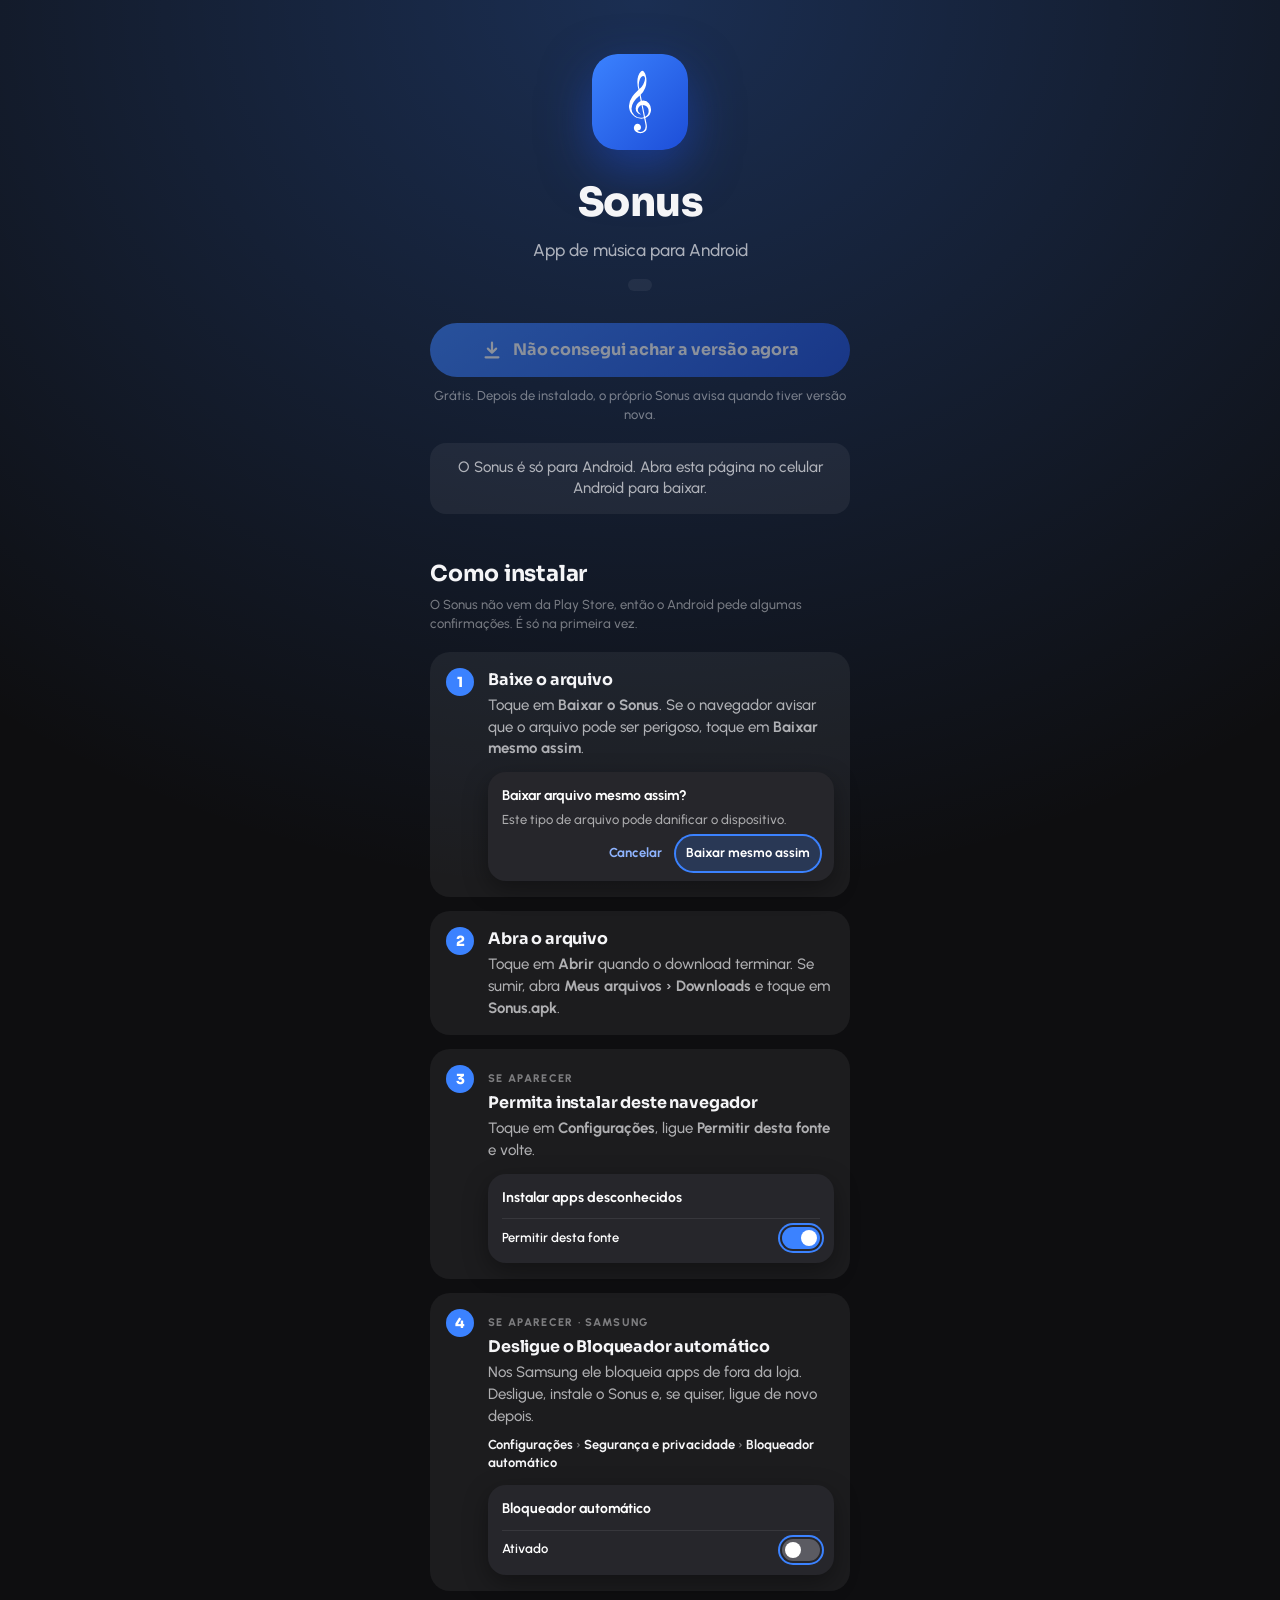
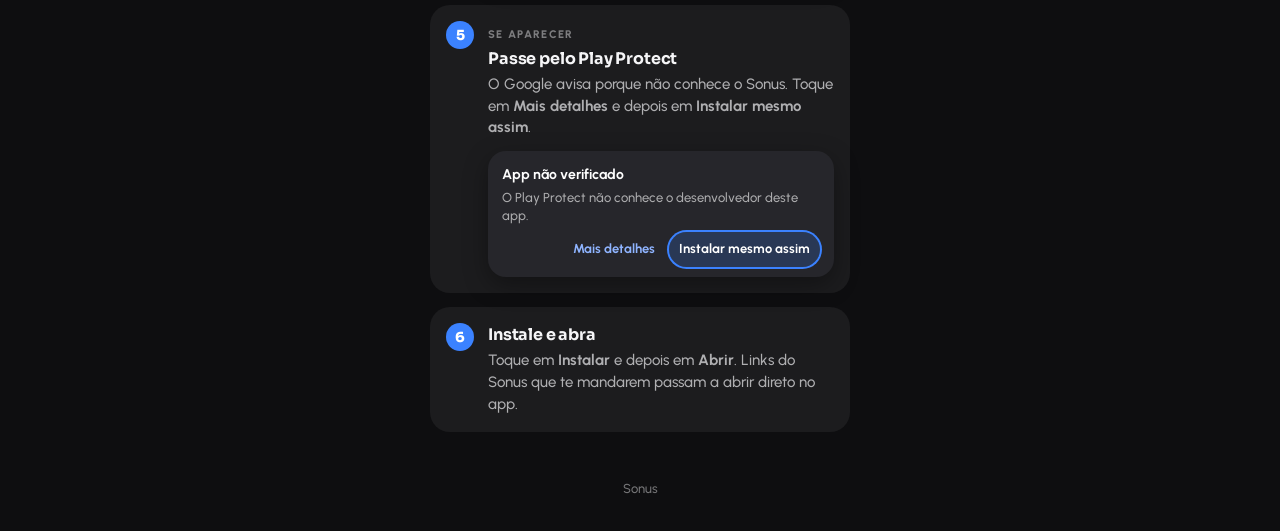
<file: index.html>
<!doctype html>
<html lang="pt-BR">
<head>
<meta charset="utf-8">
<meta name="viewport" content="width=device-width, initial-scale=1, viewport-fit=cover">
<title>Sonus — baixar para Android</title>
<meta name="description" content="Baixe o Sonus, app de música para Android, e veja como instalar.">
<meta property="og:title" content="Sonus">
<meta property="og:description" content="App de música para Android. Baixe e veja como instalar.">
<meta property="og:type" content="website">
<meta name="theme-color" content="#0e0e10">
<link rel="icon" href="logo.svg" type="image/svg+xml">
<link rel="stylesheet" href="estilo.css">
<style>
  /* Página de baixar: o arquivo e a versão vêm do update.json (o mesmo que o app usa para se atualizar),
     então o botão aponta sempre para a última versão publicada. */
  body { background: radial-gradient(120% 60% at 50% 0%, rgba(59, 130, 255, .28), transparent 70%), var(--bg); }
  .topo { text-align: center; padding-top: 34px; }
  .icone { width: 96px; height: 96px; border-radius: 26px; box-shadow: 0 18px 50px rgba(29, 78, 216, .5); }
  .topo h1 { font-size: 40px; font-weight: 800; margin-top: 18px; }
  .topo p { margin: 6px 0 0; color: var(--fg2); font-size: 17px; }
  .versao { display: inline-flex; gap: 6px; align-items: center; margin-top: 16px; padding: 6px 12px; border-radius: 99px; background: var(--cartao); font-size: 13px; font-weight: 700; color: var(--fg2); }
  .versao b { color: #ffd27a; font-weight: 800; }
  .baixar { margin-top: 26px; }
  .baixar .pequeno { text-align: center; margin: 10px 0 0; }
  .aviso-ios { margin-top: 18px; padding: 14px 16px; border-radius: 16px; background: var(--cartao); color: var(--fg2); font-size: 15px; text-align: center; }

  h2 { font-size: 22px; font-weight: 700; margin: 44px 0 6px; }
  h2 + .pequeno { margin: 0 0 18px; }
  ol.passos { list-style: none; margin: 0; padding: 0; counter-reset: p; display: flex; flex-direction: column; gap: 14px; }
  .passos li { counter-increment: p; position: relative; padding: 16px 16px 16px 58px; border-radius: 20px; background: var(--cartao); }
  .passos li::before {
    content: counter(p); position: absolute; left: 16px; top: 16px; width: 28px; height: 28px; border-radius: 14px;
    display: grid; place-items: center; background: var(--azul); color: #fff; font: 800 14px/1 "SonusTitulo", sans-serif;
  }
  .passos h3 { font-size: 16px; font-weight: 700; }
  .passos p { margin: 4px 0 0; color: var(--fg2); font-size: 15px; }
  .passos .talvez { display: inline-block; margin-bottom: 4px; font-size: 11px; font-weight: 800; letter-spacing: .12em; color: var(--fg3); }

  /* miniatura do aviso do Android, com o botão certo marcado */
  .tela { margin-top: 12px; padding: 14px 14px 10px; border-radius: 18px; background: #26262b; box-shadow: 0 8px 24px rgba(0, 0, 0, .35); font-size: 13px; }
  .tela .t { font-weight: 700; color: #fff; font-size: 14px; }
  .tela .d { color: rgba(255, 255, 255, .62); margin-top: 4px; line-height: 1.35; }
  .tela .bts { display: flex; justify-content: flex-end; flex-wrap: wrap; gap: 4px; margin-top: 8px; }
  .tela .bts span { padding: 8px 10px; border-radius: 99px; color: #8fb4ff; font-weight: 700; }
  .tela .bts span.este { background: rgba(59, 130, 255, .2); box-shadow: 0 0 0 2px #3b82ff; color: #fff; }
  .tela .chave { display: flex; align-items: center; justify-content: space-between; gap: 12px; margin-top: 10px; padding: 8px 0 4px; border-top: 1px solid rgba(255, 255, 255, .08); color: #fff; font-weight: 600; }
  .tela .chave i { width: 38px; height: 22px; border-radius: 11px; flex: none; position: relative; background: #3b82ff; box-shadow: 0 0 0 2px #26262b, 0 0 0 4px #3b82ff; }
  .tela .chave i::after { content: ""; position: absolute; right: 3px; top: 3px; width: 16px; height: 16px; border-radius: 8px; background: #fff; }
  .tela .chave i.desl { background: #5b5b62; box-shadow: 0 0 0 2px #26262b, 0 0 0 4px #3b82ff; }
  .tela .chave i.desl::after { right: auto; left: 3px; }
  .caminho { margin-top: 8px; font-size: 13px; font-weight: 700; color: var(--fg); }
  .caminho span { color: var(--fg3); font-weight: 600; }

  .novidades { margin: 0; padding: 0; list-style: none; }
  .novidades h3 { font-size: 13px; letter-spacing: .12em; text-transform: uppercase; color: var(--fg3); margin: 18px 0 8px; }
  .novidades li { position: relative; padding: 6px 0 6px 18px; color: var(--fg2); font-size: 15px; border-bottom: 1px solid var(--linha); }
  .novidades li::before { content: ""; position: absolute; left: 2px; top: 15px; width: 6px; height: 6px; border-radius: 3px; background: var(--azul); }
  footer { margin-top: 44px; text-align: center; }
</style>
</head>
<body>
<main class="miolo">
  <header class="topo">
    <img class="icone" src="logo.svg" alt="">
    <h1>Sonus</h1>
    <p>App de música para Android</p>
    <div class="versao" id="versao" hidden></div>
  </header>

  <section class="baixar" id="baixar">
    <a class="botao azul" id="botaoBaixar" href="#" aria-disabled="true">
      <svg viewBox="0 0 24 24" fill="none" stroke="currentColor" stroke-width="2.4" stroke-linecap="round" stroke-linejoin="round" aria-hidden="true"><path d="M12 4v11m0 0-4.5-4.5M12 15l4.5-4.5M5 20h14"/></svg>
      <span id="textoBaixar">Procurando a última versão…</span>
    </a>
    <p class="pequeno" id="detalheBaixar">Grátis. Depois de instalado, o próprio Sonus avisa quando tiver versão nova.</p>
    <div class="aviso-ios oculto" id="avisoOutro">O Sonus é só para Android. Abra esta página no celular Android para baixar.</div>
  </section>

  <h2 id="instalar">Como instalar</h2>
  <p class="pequeno">O Sonus não vem da Play Store, então o Android pede algumas confirmações. É só na primeira vez.</p>
  <ol class="passos">
    <li>
      <h3>Baixe o arquivo</h3>
      <p>Toque em <b>Baixar o Sonus</b>. Se o navegador avisar que o arquivo pode ser perigoso, toque em <b>Baixar mesmo assim</b>.</p>
      <div class="tela" aria-hidden="true">
        <div class="t">Baixar arquivo mesmo assim?</div>
        <div class="d">Este tipo de arquivo pode danificar o dispositivo.</div>
        <div class="bts"><span>Cancelar</span><span class="este">Baixar mesmo assim</span></div>
      </div>
    </li>
    <li>
      <h3>Abra o arquivo</h3>
      <p>Toque em <b>Abrir</b> quando o download terminar. Se sumir, abra <b>Meus arquivos › Downloads</b> e toque em <b id="nomeArquivo">Sonus.apk</b>.</p>
    </li>
    <li>
      <span class="talvez">SE APARECER</span>
      <h3>Permita instalar deste navegador</h3>
      <p>Toque em <b>Configurações</b>, ligue <b>Permitir desta fonte</b> e volte.</p>
      <div class="tela" aria-hidden="true">
        <div class="t">Instalar apps desconhecidos</div>
        <div class="chave">Permitir desta fonte <i></i></div>
      </div>
    </li>
    <li>
      <span class="talvez">SE APARECER · SAMSUNG</span>
      <h3>Desligue o Bloqueador automático</h3>
      <p>Nos Samsung ele bloqueia apps de fora da loja. Desligue, instale o Sonus e, se quiser, ligue de novo depois.</p>
      <div class="caminho">Configurações <span>›</span> Segurança e privacidade <span>›</span> Bloqueador automático</div>
      <div class="tela" aria-hidden="true">
        <div class="t">Bloqueador automático</div>
        <div class="chave">Ativado <i class="desl"></i></div>
      </div>
    </li>
    <li>
      <span class="talvez">SE APARECER</span>
      <h3>Passe pelo Play Protect</h3>
      <p>O Google avisa porque não conhece o Sonus. Toque em <b>Mais detalhes</b> e depois em <b>Instalar mesmo assim</b>.</p>
      <div class="tela" aria-hidden="true">
        <div class="t">App não verificado</div>
        <div class="d">O Play Protect não conhece o desenvolvedor deste app.</div>
        <div class="bts"><span>Mais detalhes</span><span class="este">Instalar mesmo assim</span></div>
      </div>
    </li>
    <li>
      <h3>Instale e abra</h3>
      <p>Toque em <b>Instalar</b> e depois em <b>Abrir</b>. Links do Sonus que te mandarem passam a abrir direto no app.</p>
    </li>
  </ol>

  <section id="blocoNovidades" hidden>
    <h2>Nesta versão</h2>
    <div class="novidades" id="novidades"></div>
  </section>

  <footer><span class="pequeno">Sonus</span></footer>
</main>
<script src="baixar.js"></script>
<script>
SonusBaixar.ultima().then(v => {
  const botao = document.getElementById("botaoBaixar");
  if (!v) { document.getElementById("textoBaixar").textContent = "Não consegui achar a versão agora"; return; }
  botao.href = v.apk;
  botao.removeAttribute("aria-disabled");
  document.getElementById("textoBaixar").textContent = "Baixar o Sonus";
  document.getElementById("detalheBaixar").textContent = `${v.tamanho} · ${v.data}. Depois de instalado, o próprio Sonus avisa quando tiver versão nova.`;
  document.getElementById("nomeArquivo").textContent = v.arquivo;
  const ver = document.getElementById("versao");
  ver.innerHTML = v.nomeHtml; ver.hidden = false;
  if (v.notas.length) {
    const esc = t => t.replace(/[&<>"]/g, c => ({ "&": "&amp;", "<": "&lt;", ">": "&gt;", '"': "&quot;" }[c]));
    let html = "", aberta = false;
    v.notas.forEach(n => {
      if (n.startsWith("## ")) { if (aberta) html += "</ul>"; html += `<h3>${esc(n.slice(3))}</h3><ul class="novidades">`; aberta = true; }
      else { if (!aberta) { html += `<ul class="novidades">`; aberta = true; } html += `<li>${esc(n)}</li>`; }
    });
    if (aberta) html += "</ul>";
    document.getElementById("novidades").innerHTML = html;
    document.getElementById("blocoNovidades").hidden = false;
  }
});
if (!SonusBaixar.android) document.getElementById("avisoOutro").classList.remove("oculto");
</script>
</body>
</html>
</file>
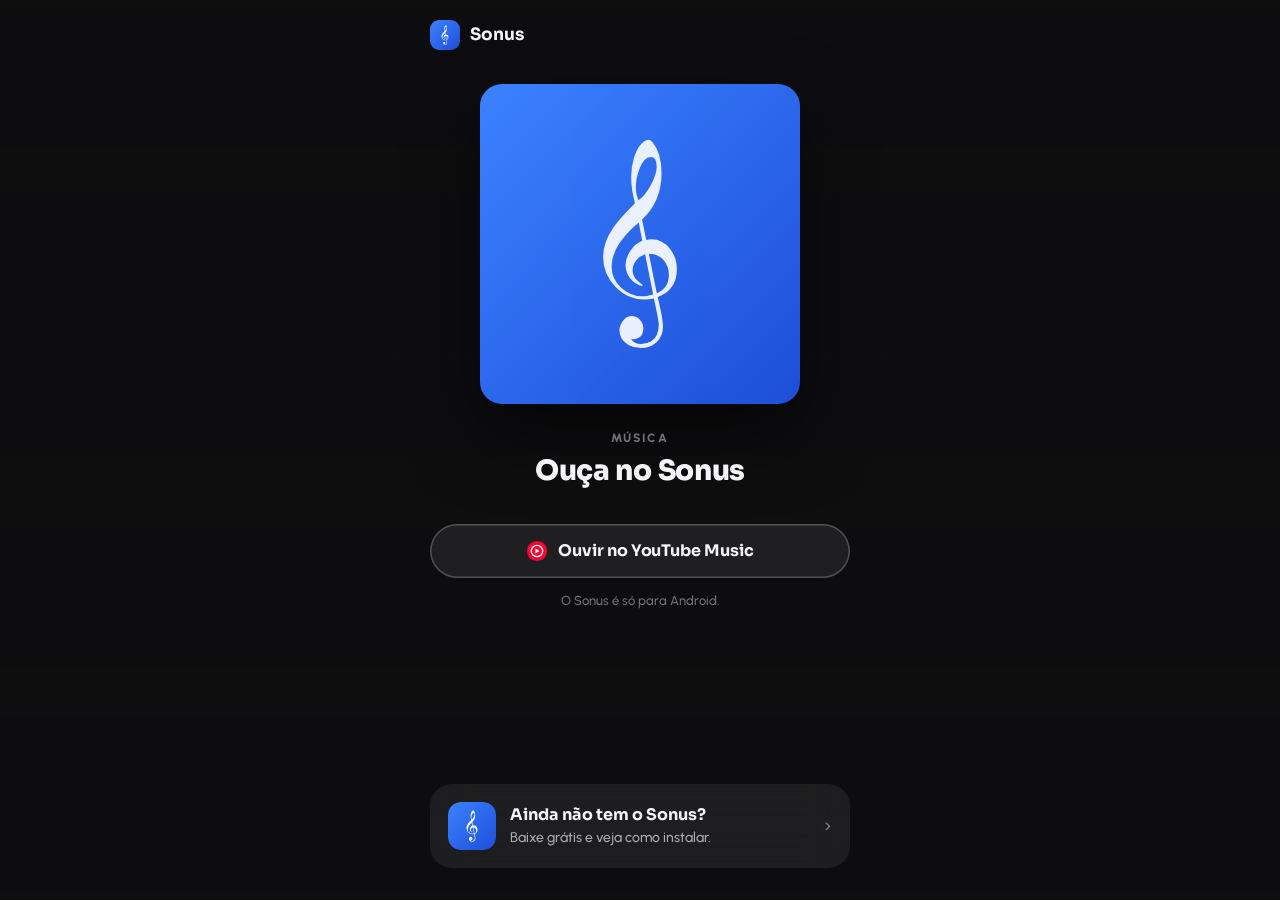
<file: s/index.html>
<!doctype html>
<html lang="pt-BR">
<head>
<meta charset="utf-8">
<meta name="viewport" content="width=device-width, initial-scale=1, viewport-fit=cover">
<title>Ouça no Sonus</title>
<meta name="description" content="Alguém te mandou uma música pelo Sonus.">
<meta property="og:title" content="Ouça no Sonus">
<meta property="og:description" content="Alguém te mandou uma música pelo Sonus.">
<meta property="og:type" content="music.song">
<meta name="theme-color" content="#0e0e10">
<link rel="icon" href="../logo.svg" type="image/svg+xml">
<link rel="stylesheet" href="../estilo.css">
<style>
  /* Página de um link compartilhado pelo Sonus. Quem tem o app nem chega aqui (o Android abre o Sonus direto);
     quem não tem vê a capa, ouve no YouTube Music ou baixa o Sonus. Tudo vem do próprio link:
     m=vídeo · al=álbum (lista) · ar=artista (canal) · pl=playlist (ids com ".") · q=busca · n=nome · a=artista · c=capa · tp=artista|album */
  .fundo { position: fixed; inset: -10%; background: center/cover no-repeat; filter: blur(60px) saturate(1.4); opacity: .6; transform: scale(1.1); }
  .fundo::after { content: ""; position: absolute; inset: 0; background: linear-gradient(180deg, rgba(14, 14, 16, .25) 0%, rgba(14, 14, 16, .7) 55%, var(--bg) 92%); }
  .miolo { min-height: 100vh; display: flex; flex-direction: column; }
  .capa {
    width: min(76vw, 320px); aspect-ratio: 1; margin: 34px auto 0; border-radius: 22px; overflow: hidden;
    background: linear-gradient(135deg, #3b82ff, #1d4ed8) center/cover; box-shadow: 0 30px 70px rgba(0, 0, 0, .55);
    display: grid; place-items: center;
  }
  .capa img { width: 100%; height: 100%; object-fit: cover; display: block; }
  .capa img.video { transform: scale(1.78); }      /* miniatura do YouTube: a capa quadrada fica no meio, com faixas pretas */
  .capa .logo { width: 44%; opacity: .9; }
  .capa.redonda { border-radius: 50%; }
  /* playlist: as capas das primeiras músicas em leque */
  .capa.leque { background: none; box-shadow: none; overflow: visible; position: relative; display: block; }
  .capa.leque i { position: absolute; width: 62%; height: 62%; border-radius: 16px; background: #222 center/178% no-repeat; box-shadow: 0 18px 40px rgba(0, 0, 0, .5); }
  .capa.leque i:nth-child(1) { left: 2%; top: 14%; rotate: -12deg; }
  .capa.leque i:nth-child(2) { left: 20%; top: 4%; rotate: -3deg; }
  .capa.leque i:nth-child(3) { left: 36%; top: 12%; rotate: 8deg; }
  .capa.leque i:nth-child(4) { left: 19%; top: 34%; rotate: 2deg; }
  .info { text-align: center; margin-top: 26px; }
  .tipo { font-size: 12px; font-weight: 800; letter-spacing: .16em; color: var(--fg3); }
  .info h1 { font-size: 28px; font-weight: 800; line-height: 1.15; margin-top: 8px; overflow-wrap: anywhere; }
  .info .quem { margin-top: 6px; font-size: 17px; color: var(--fg2); }
  .acoes { display: flex; flex-direction: column; gap: 12px; margin-top: 30px; }
  .acoes .botao.claro img { width: 24px; height: 24px; border-radius: 7px; }
  .yt { width: 22px; height: 22px; }
  .sem-app { margin-top: 34px; padding: 18px; border-radius: 22px; background: rgba(255, 255, 255, .07); backdrop-filter: blur(20px); display: flex; gap: 14px; align-items: center; text-decoration: none; }
  .sem-app img { width: 48px; height: 48px; border-radius: 13px; flex: none; }
  .sem-app b { display: block; font-family: "SonusTitulo", sans-serif; font-size: 16px; }
  .sem-app span { display: block; color: var(--fg2); font-size: 14px; margin-top: 2px; }
  .sem-app .seta { margin-left: auto; font-size: 22px; color: var(--fg3); }
  .espaco { flex: 1; }
  .ios { text-align: center; margin-top: 14px; }
</style>
</head>
<body>
<div class="fundo" id="fundo"></div>
<main class="miolo">
  <a class="marca" href="../"><img src="../logo.svg" alt="">Sonus</a>
  <div class="capa" id="capa"><img class="logo" src="../logo.svg" alt=""></div>
  <div class="info">
    <div class="tipo" id="tipo">MÚSICA</div>
    <h1 id="nome">Ouça no Sonus</h1>
    <div class="quem" id="quem"></div>
  </div>
  <div class="acoes">
    <a class="botao claro" id="abrirApp" href="#"><img src="../logo.svg" alt=""><span id="textoApp">Ouvir no Sonus</span></a>
    <a class="botao contorno" id="abrirYt" href="https://music.youtube.com/" rel="noopener">
      <svg class="yt" viewBox="0 0 24 24" aria-hidden="true"><circle cx="12" cy="12" r="11" fill="#ff0033"/><circle cx="12" cy="12" r="6.2" fill="none" stroke="#fff" stroke-width="1.4"/><path d="M10.2 9.2v5.6L15 12z" fill="#fff"/></svg>
      <span id="textoYt">Ouvir no YouTube Music</span>
    </a>
  </div>
  <p class="pequeno ios oculto" id="soAndroid">O Sonus é só para Android.</p>
  <div class="espaco"></div>
  <a class="sem-app" href="../#baixar">
    <img src="../logo.svg" alt="">
    <div><b>Ainda não tem o Sonus?</b><span>Baixe grátis e veja como instalar.</span></div>
    <div class="seta" aria-hidden="true">›</div>
  </a>
</main>
<script>
(() => {
  const q = new URLSearchParams(location.search);
  const id = (q.get("m") || "").match(/^[A-Za-z0-9_-]{11}$/)?.[0];
  const album = (q.get("al") || "").match(/^[A-Za-z0-9_-]+$/)?.[0];
  const canal = (q.get("ar") || "").match(/^UC[A-Za-z0-9_-]{22}$/)?.[0];
  const lista = (q.get("pl") || "").split(".").filter(x => /^[A-Za-z0-9_-]{11}$/.test(x));
  const busca = q.get("q") || "";
  const nome = q.get("n") || "", quem = q.get("a") || "";
  const tipo = id ? "musica" : lista.length ? "playlist" : album ? "album" : canal ? "artista" : q.get("tp") === "artista" ? "artista" : q.get("tp") === "album" ? "album" : "musica";

  const $ = i => document.getElementById(i);
  $("tipo").textContent = { musica: "MÚSICA", album: "ÁLBUM", artista: "ARTISTA", playlist: "PLAYLIST" }[tipo];
  if (nome) { $("nome").textContent = nome; document.title = `${nome}${quem ? " · " + quem : ""} — Sonus`; }
  $("quem").textContent = quem;
  if (tipo === "artista") { $("capa").classList.add("redonda"); $("textoApp").textContent = "Abrir no Sonus"; $("textoYt").textContent = "Ver no YouTube Music"; }
  if (tipo === "album") $("textoApp").textContent = "Abrir no Sonus";
  if (tipo === "playlist") {
    $("quem").textContent = `${lista.length} música${lista.length > 1 ? "s" : ""}`;
    $("textoApp").textContent = "Abrir no Sonus"; $("textoYt").textContent = "Ouvir no YouTube";
    // capas das primeiras músicas em leque
    $("capa").classList.add("leque");
    $("capa").innerHTML = lista.slice(0, 4).map(v => `<i style="background-image:url('https://i.ytimg.com/vi/${v}/hqdefault.jpg')"></i>`).join("");
    $("fundo").style.backgroundImage = `url("https://i.ytimg.com/vi/${lista[0]}/hqdefault.jpg")`;
  }

  // capa: o link traz só o pedaço do endereço do Google ("y/…" = yt3.ggpht.com); sem ele, a miniatura do vídeo
  const c = (q.get("c") || "").match(/^(y\/)?[A-Za-z0-9_-]+$/)?.[0];
  const capa = c ? (c.startsWith("y/") ? `https://yt3.ggpht.com/${c.slice(2)}=s800` : `https://lh3.googleusercontent.com/${c}=w800-h800`)
    : id ? `https://i.ytimg.com/vi/${id}/hqdefault.jpg` : "";
  if (capa && tipo !== "playlist") {
    const img = new Image();
    img.alt = nome ? `Capa de ${nome}` : "";
    if (!c) img.className = "video";
    img.onload = () => { $("capa").replaceChildren(img); $("fundo").style.backgroundImage = `url("${capa}")`; };
    img.src = capa;
  }

  // YouTube Music
  const YTM = "https://music.youtube.com";
  $("abrirYt").href = lista.length ? `https://www.youtube.com/watch_videos?video_ids=${lista.slice(0, 50).join(",")}` : id ? `${YTM}/watch?v=${id}` : album ? `${YTM}/playlist?list=${album}` : canal ? `${YTM}/channel/${canal}`
    : `${YTM}/search?q=${encodeURIComponent(busca || `${quem} ${nome}`.trim())}`;

  // Sonus: no Android, o intent abre o app; sem o app, o Chrome vai para a página de baixar
  if (/Android/i.test(navigator.userAgent)) {
    const baixar = new URL("../#baixar", location.href).href;
    $("abrirApp").href = `intent://${location.host}${location.pathname}${location.search}#Intent;scheme=https;package=app.sounos;S.browser_fallback_url=${encodeURIComponent(baixar)};end`;
  } else {
    $("abrirApp").classList.add("oculto");
    $("soAndroid").classList.remove("oculto");
  }
})();
</script>
</body>
</html>
</file>
<file: estilo.css>
/* Site do Sonus: mesmas fontes e cores do app (Sora nos títulos, Urbanist no resto, fundo #0e0e10). */
@font-face { font-family: "SonusFont"; src: url("fontes/Urbanist.ttf") format("truetype"); font-weight: 100 900; font-display: swap; }
@font-face { font-family: "SonusTitulo"; src: url("fontes/Sora.ttf") format("truetype"); font-weight: 100 800; font-display: swap; }

:root {
  color-scheme: dark;
  --bg: #0e0e10;
  --fg: #f5f5f7;
  --fg2: rgba(245, 245, 247, .68);
  --fg3: rgba(245, 245, 247, .45);
  --linha: rgba(255, 255, 255, .1);
  --cartao: rgba(255, 255, 255, .06);
  --azul: #3b82ff;
  --azul2: #1d4ed8;
}
* { box-sizing: border-box; }
html { -webkit-text-size-adjust: 100%; }
body {
  margin: 0; min-height: 100vh; background: var(--bg); color: var(--fg);
  font: 500 16px/1.45 "SonusFont", system-ui, sans-serif;
  -webkit-font-smoothing: antialiased;
}
h1, h2, h3 { font-family: "SonusTitulo", "SonusFont", system-ui, sans-serif; margin: 0; letter-spacing: -.01em; }
a { color: inherit; }
img { max-width: 100%; }
.miolo { width: 100%; max-width: 460px; margin: 0 auto; padding: max(20px, env(safe-area-inset-top)) 20px max(32px, env(safe-area-inset-bottom)); position: relative; }

.marca { display: flex; align-items: center; gap: 10px; text-decoration: none; font-family: "SonusTitulo", sans-serif; font-weight: 700; font-size: 17px; }
.marca img { width: 30px; height: 30px; border-radius: 9px; }

.botao {
  display: flex; align-items: center; justify-content: center; gap: 10px; width: 100%; min-height: 54px;
  padding: 0 22px; border-radius: 27px; border: 0; text-decoration: none; cursor: pointer;
  font: 700 16px/1 "SonusTitulo", sans-serif; letter-spacing: -.005em;
  transition: transform .12s ease, opacity .12s ease;
}
.botao:active { transform: scale(.97); }
.botao svg, .botao img { width: 22px; height: 22px; flex: none; }
.botao.claro { background: #fff; color: #0e0e10; }
.botao.azul { background: linear-gradient(135deg, var(--azul), var(--azul2)); color: #fff; box-shadow: 0 10px 30px rgba(29, 78, 216, .45); }
.botao.contorno { background: rgba(255, 255, 255, .08); color: var(--fg); box-shadow: inset 0 0 0 1.5px rgba(255, 255, 255, .22); }
.botao[aria-disabled="true"] { opacity: .5; pointer-events: none; box-shadow: none; }

.pequeno { font-size: 13px; color: var(--fg3); }
.oculto { display: none !important; }
</file>
